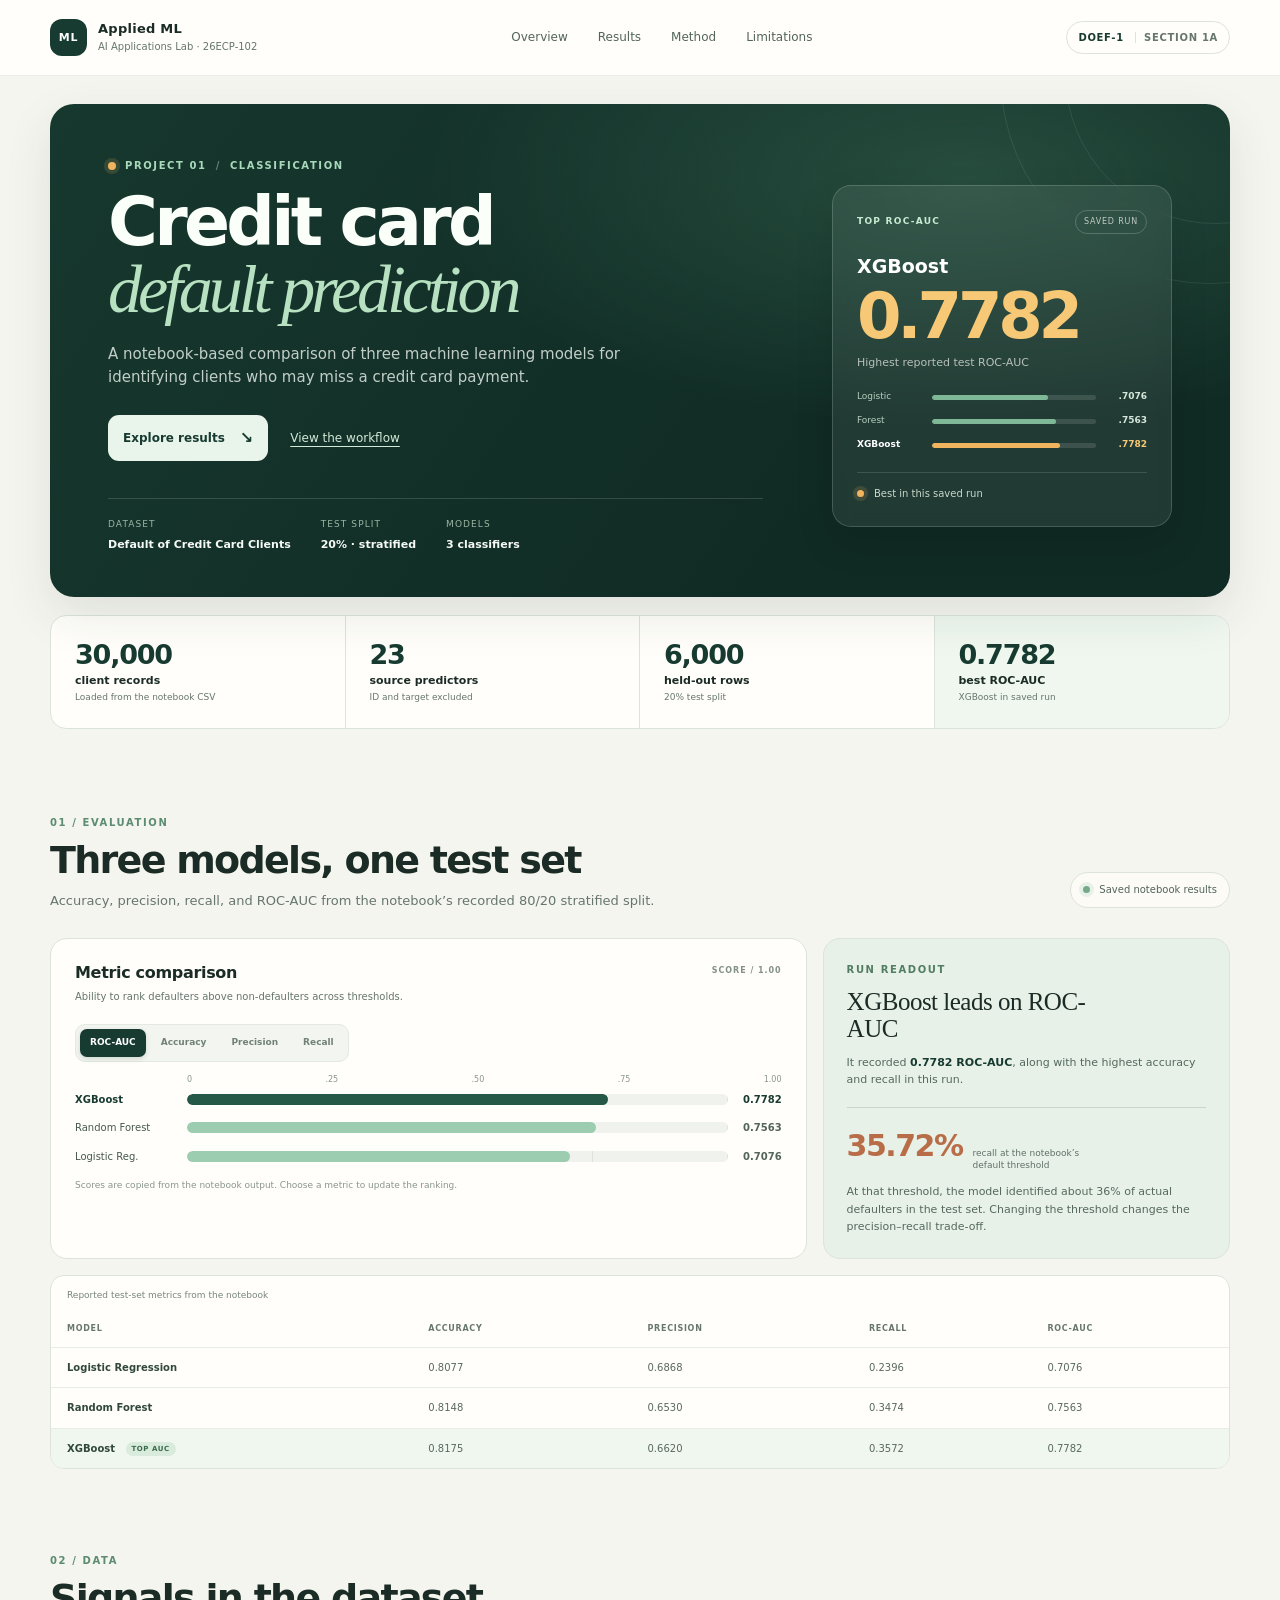
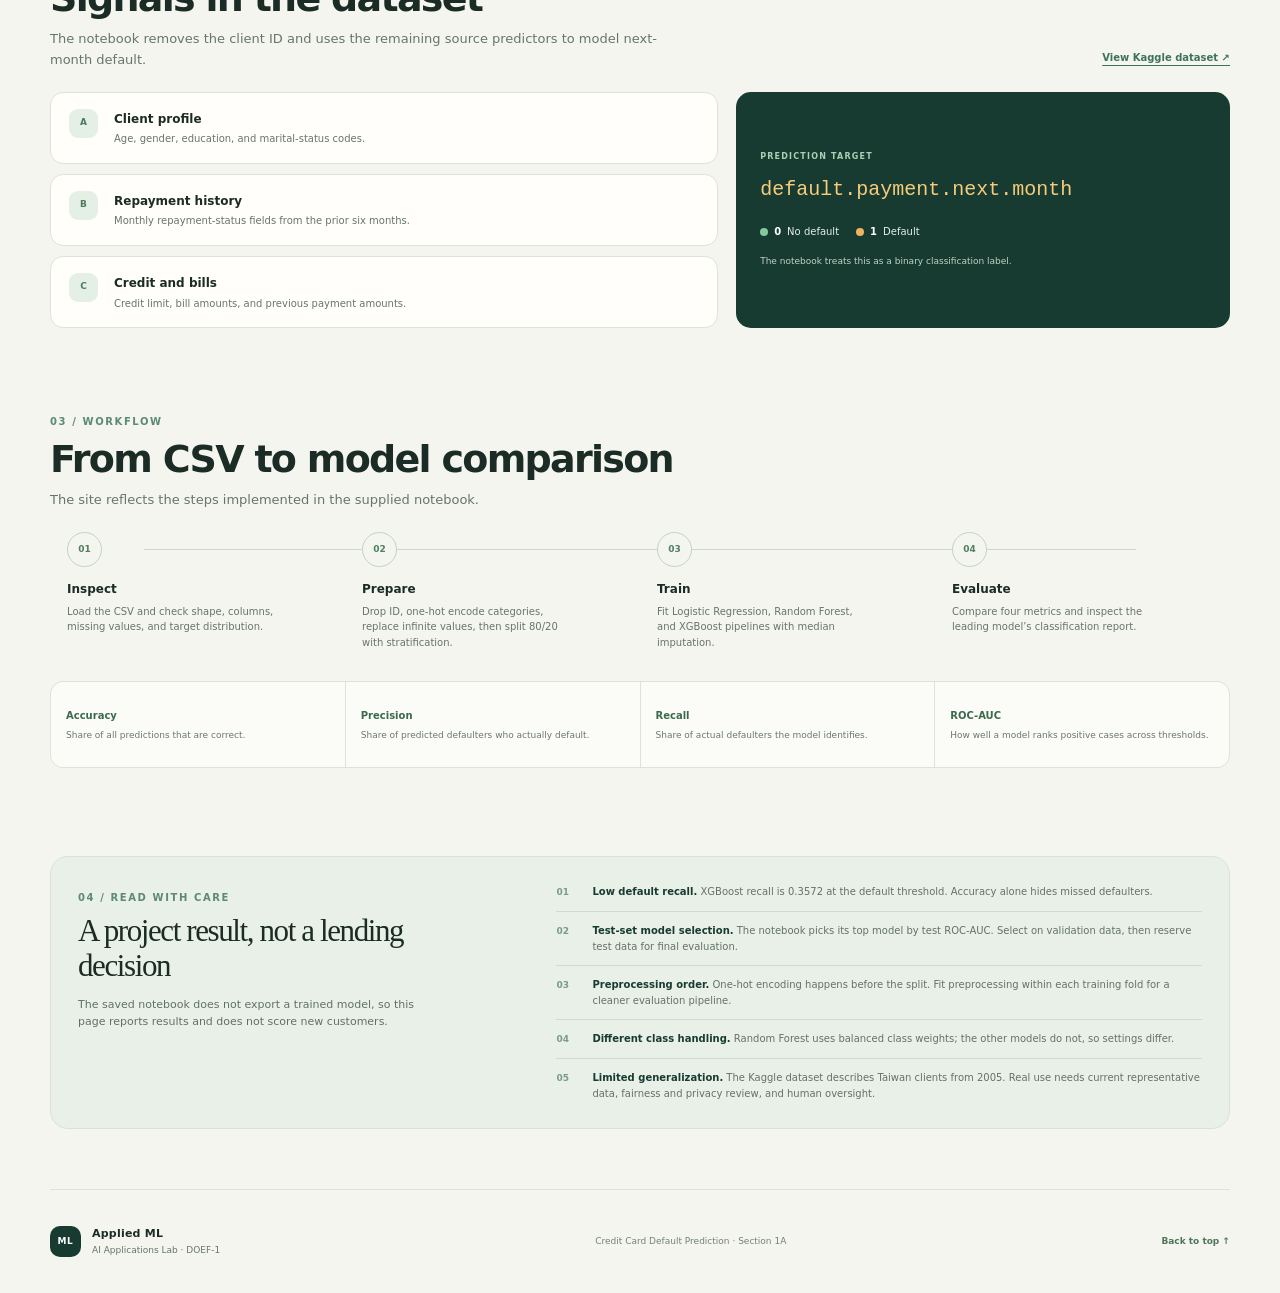
<file: website/index.html>
<!doctype html>
<html lang="en">
<head>
  <meta charset="utf-8">
  <meta name="viewport" content="width=device-width, initial-scale=1">
  <meta name="description" content="Interactive results dashboard for a credit card default classification project.">
  <meta name="theme-color" content="#183b31">
  <title>Credit Card Default Prediction | AI Applications Lab</title>
  <link rel="stylesheet" href="styles.css">
  <script src="app.js" defer></script>
</head>
<body>
  <a class="skip-link" href="#main">Skip to content</a>
  <header class="topbar">
    <a class="brand" href="#top" aria-label="Credit Card Default Prediction home">
      <span class="brand-mark" aria-hidden="true">ML</span>
      <span class="brand-copy"><strong>Applied ML</strong><small>AI Applications Lab · 26ECP-102</small></span>
    </a>
    <nav aria-label="Main navigation"><a href="#overview">Overview</a><a href="#results">Results</a><a href="#method">Method</a><a href="#limits">Limitations</a></nav>
    <span class="project-tag">DOEF-1 <span>SECTION 1A</span></span>
  </header>

  <main id="main">
    <section class="hero page-width" id="top" aria-labelledby="hero-title">
      <div class="hero-copy">
        <p class="eyebrow"><i></i> PROJECT 01 <span>/</span> CLASSIFICATION</p>
        <h1 id="hero-title">Credit card<br><em>default prediction</em></h1>
        <p class="hero-summary">A notebook-based comparison of three machine learning models for identifying clients who may miss a credit card payment.</p>
        <div class="hero-actions"><a class="button button-light" href="#results">Explore results <b>↘</b></a><a class="text-link" href="#method">View the workflow</a></div>
        <div class="hero-meta"><div><span>Dataset</span><strong>Default of Credit Card Clients</strong></div><div><span>Test split</span><strong>20% · stratified</strong></div><div><span>Models</span><strong>3 classifiers</strong></div></div>
      </div>
      <aside class="winner-card" aria-label="Top reported model">
        <div class="winner-card-top"><span class="winner-label">TOP ROC-AUC</span><span class="winner-stamp">SAVED RUN</span></div>
        <div class="winner-model">XGBoost</div><div class="winner-score">0.7782</div>
        <p class="winner-caption">Highest reported test ROC-AUC</p>
        <div class="mini-comparison" aria-hidden="true">
          <div class="mini-row"><span>Logistic</span><span class="mini-track"><i style="width:70.76%"></i></span><b>.7076</b></div>
          <div class="mini-row"><span>Forest</span><span class="mini-track"><i style="width:75.63%"></i></span><b>.7563</b></div>
          <div class="mini-row is-winner"><span>XGBoost</span><span class="mini-track"><i style="width:77.82%"></i></span><b>.7782</b></div>
        </div>
        <div class="winner-foot"><i></i> Best in this saved run</div>
      </aside>
      <div class="hero-orbit orbit-one" aria-hidden="true"></div><div class="hero-orbit orbit-two" aria-hidden="true"></div>
    </section>

    <section class="stats page-width" id="overview" aria-label="Dataset and experiment summary">
      <article class="stat-block"><strong>30,000</strong><span>client records</span><small>Loaded from the notebook CSV</small></article>
      <article class="stat-block"><strong>23</strong><span>source predictors</span><small>ID and target excluded</small></article>
      <article class="stat-block"><strong>6,000</strong><span>held-out rows</span><small>20% test split</small></article>
      <article class="stat-block stat-highlight"><strong>0.7782</strong><span>best ROC-AUC</span><small>XGBoost in saved run</small></article>
    </section>

    <section class="section page-width" id="results" aria-labelledby="results-title">
      <div class="section-heading"><div><p class="section-kicker">01 / EVALUATION</p><h2 id="results-title">Three models, one test set</h2><p class="section-intro">Accuracy, precision, recall, and ROC-AUC from the notebook’s recorded 80/20 stratified split.</p></div><div class="saved-run"><i></i> Saved notebook results</div></div>
      <div class="results-grid">
        <div class="chart-panel">
          <div class="panel-head"><div><h3>Metric comparison</h3><p id="metric-description">Ability to rank defaulters above non-defaulters across thresholds.</p></div><span class="chart-unit">SCORE / 1.00</span></div>
          <div class="metric-switch" role="group" aria-label="Choose a metric">
            <button type="button" data-metric="auc" aria-pressed="true">ROC-AUC</button><button type="button" data-metric="accuracy" aria-pressed="false">Accuracy</button><button type="button" data-metric="precision" aria-pressed="false">Precision</button><button type="button" data-metric="recall" aria-pressed="false">Recall</button>
          </div>
          <div class="chart-scale"><span>0</span><span>.25</span><span>.50</span><span>.75</span><span>1.00</span></div>
          <div id="metric-bars" class="metric-bars" aria-live="polite"></div>
          <p class="chart-footnote">Scores are copied from the notebook output. Choose a metric to update the ranking.</p>
        </div>
        <aside class="insight-panel"><p class="section-kicker">RUN READOUT</p><h3>XGBoost leads on ROC-AUC</h3><p>It recorded <strong>0.7782 ROC-AUC</strong>, along with the highest accuracy and recall in this run.</p><div class="insight-rule"></div><div class="insight-stat"><strong>35.72%</strong><span>recall at the notebook’s default threshold</span></div><p class="insight-note">At that threshold, the model identified about 36% of actual defaulters in the test set. Changing the threshold changes the precision–recall trade-off.</p></aside>
      </div>
      <div class="table-wrap"><table><caption>Reported test-set metrics from the notebook</caption><thead><tr><th scope="col">Model</th><th scope="col">Accuracy</th><th scope="col">Precision</th><th scope="col">Recall</th><th scope="col">ROC-AUC</th></tr></thead><tbody>
        <tr><th scope="row">Logistic Regression</th><td>0.8077</td><td>0.6868</td><td>0.2396</td><td>0.7076</td></tr>
        <tr><th scope="row">Random Forest</th><td>0.8148</td><td>0.6530</td><td>0.3474</td><td>0.7563</td></tr>
        <tr class="best-row"><th scope="row">XGBoost <span class="table-badge">TOP AUC</span></th><td>0.8175</td><td>0.6620</td><td>0.3572</td><td>0.7782</td></tr>
      </tbody></table></div>
    </section>

    <section class="section page-width dataset-section" aria-labelledby="dataset-title">
      <div class="section-heading compact-heading"><div><p class="section-kicker">02 / DATA</p><h2 id="dataset-title">Signals in the dataset</h2><p class="section-intro">The notebook removes the client ID and uses the remaining source predictors to model next-month default.</p></div><a class="source-link" href="https://www.kaggle.com/datasets/uciml/default-of-credit-card-clients-dataset" target="_blank" rel="noreferrer">View Kaggle dataset ↗</a></div>
      <div class="feature-layout"><div class="feature-groups">
        <article class="feature-group"><span>A</span><div><h3>Client profile</h3><p>Age, gender, education, and marital-status codes.</p></div></article>
        <article class="feature-group"><span>B</span><div><h3>Repayment history</h3><p>Monthly repayment-status fields from the prior six months.</p></div></article>
        <article class="feature-group"><span>C</span><div><h3>Credit and bills</h3><p>Credit limit, bill amounts, and previous payment amounts.</p></div></article>
      </div><div class="target-card"><span class="target-overline">PREDICTION TARGET</span><code>default.payment.next.month</code><div class="target-values"><span><i class="no-default"></i><b>0</b> No default</span><span><i class="default"></i><b>1</b> Default</span></div><p>The notebook treats this as a binary classification label.</p></div></div>
    </section>

    <section class="section page-width" id="method" aria-labelledby="method-title">
      <div class="section-heading compact-heading"><div><p class="section-kicker">03 / WORKFLOW</p><h2 id="method-title">From CSV to model comparison</h2><p class="section-intro">The site reflects the steps implemented in the supplied notebook.</p></div></div>
      <ol class="workflow">
        <li><span>01</span><h3>Inspect</h3><p>Load the CSV and check shape, columns, missing values, and target distribution.</p></li>
        <li><span>02</span><h3>Prepare</h3><p>Drop ID, one-hot encode categories, replace infinite values, then split 80/20 with stratification.</p></li>
        <li><span>03</span><h3>Train</h3><p>Fit Logistic Regression, Random Forest, and XGBoost pipelines with median imputation.</p></li>
        <li><span>04</span><h3>Evaluate</h3><p>Compare four metrics and inspect the leading model’s classification report.</p></li>
      </ol>
      <div class="metric-definitions"><div><strong>Accuracy</strong><span>Share of all predictions that are correct.</span></div><div><strong>Precision</strong><span>Share of predicted defaulters who actually default.</span></div><div><strong>Recall</strong><span>Share of actual defaulters the model identifies.</span></div><div><strong>ROC-AUC</strong><span>How well a model ranks positive cases across thresholds.</span></div></div>
    </section>

    <section class="limitations page-width" id="limits" aria-labelledby="limits-title">
      <div class="limits-heading"><p class="section-kicker">04 / READ WITH CARE</p><h2 id="limits-title">A project result, not a lending decision</h2><p>The saved notebook does not export a trained model, so this page reports results and does not score new customers.</p></div>
      <div class="limits-list">
        <article><span>01</span><p><strong>Low default recall.</strong> XGBoost recall is 0.3572 at the default threshold. Accuracy alone hides missed defaulters.</p></article>
        <article><span>02</span><p><strong>Test-set model selection.</strong> The notebook picks its top model by test ROC-AUC. Select on validation data, then reserve test data for final evaluation.</p></article>
        <article><span>03</span><p><strong>Preprocessing order.</strong> One-hot encoding happens before the split. Fit preprocessing within each training fold for a cleaner evaluation pipeline.</p></article>
        <article><span>04</span><p><strong>Different class handling.</strong> Random Forest uses balanced class weights; the other models do not, so settings differ.</p></article>
        <article><span>05</span><p><strong>Limited generalization.</strong> The Kaggle dataset describes Taiwan clients from 2005. Real use needs current representative data, fairness and privacy review, and human oversight.</p></article>
      </div>
    </section>
  </main>
  <footer class="footer page-width"><a class="brand" href="#top"><span class="brand-mark">ML</span><span class="brand-copy"><strong>Applied ML</strong><small>AI Applications Lab · DOEF-1</small></span></a><p>Credit Card Default Prediction · Section 1A</p><a class="back-top" href="#top">Back to top ↑</a></footer>
</body>
</html>
</file>
<file: website/styles.css>
:root{--ink:#1b2b25;--muted:#66756e;--green:#183b31;--green2:#255847;--mint:#c9e6d4;--amber:#f0b45f;--paper:#f5f5ef;--white:#fffefa;--line:#dce3da;--sans:"Segoe UI",Inter,system-ui,-apple-system,BlinkMacSystemFont,sans-serif;--serif:Georgia,"Times New Roman",serif}
*{box-sizing:border-box}html{scroll-behavior:smooth;scroll-padding-top:90px}body{margin:0;background:var(--paper);color:var(--ink);font:15px/1.55 var(--sans)}a{color:inherit}button{font:inherit}.page-width{width:min(1180px,calc(100% - 48px));margin-inline:auto}.skip-link{position:fixed;z-index:20;top:8px;left:8px;padding:10px 14px;transform:translateY(-160%);background:var(--white);border-radius:10px}.skip-link:focus{transform:translateY(0)}
.topbar{height:76px;padding:0 max(24px,calc((100% - 1180px)/2));display:flex;align-items:center;justify-content:space-between;gap:28px;background:var(--white);border-bottom:1px solid rgba(27,43,37,.08)}.brand{display:inline-flex;align-items:center;gap:11px;text-decoration:none;flex:0 0 auto}.brand-mark{width:37px;height:37px;display:grid;place-items:center;border-radius:12px;background:var(--green);color:white;font-size:11px;font-weight:800;letter-spacing:.06em}.brand-copy{display:grid;line-height:1.15;gap:4px}.brand-copy strong{font-size:13px;letter-spacing:.02em}.brand-copy small{color:var(--muted);font-size:10px}.topbar nav{display:flex;align-items:center;gap:30px}.topbar nav a{color:#53655d;font-size:12px;text-decoration:none;transition:color .2s}.topbar nav a:hover,.topbar nav a:focus-visible{color:var(--green)}.project-tag{padding:8px 11px;border:1px solid var(--line);border-radius:99px;color:var(--green);font-size:10px;font-weight:800;letter-spacing:.07em;white-space:nowrap}.project-tag span{margin-left:7px;padding-left:8px;border-left:1px solid var(--line);color:var(--muted);font-weight:600}
.hero{position:relative;isolation:isolate;overflow:hidden;min-height:446px;margin-top:28px;padding:54px 58px 44px;display:grid;grid-template-columns:minmax(0,1.3fr) minmax(300px,.7fr);align-items:center;gap:56px;border-radius:24px;color:white;background:radial-gradient(ellipse at 78% 15%,rgba(81,142,112,.34),transparent 42%),linear-gradient(125deg,#17382e,#102b24 70%);box-shadow:0 18px 48px rgba(28,48,39,.1)}.hero-copy,.winner-card{position:relative;z-index:1}.eyebrow,.section-kicker{margin:0 0 14px;color:#a9d9bb;font-size:10px;font-weight:800;letter-spacing:.16em}.eyebrow{display:flex;align-items:center;gap:9px}.eyebrow i,.saved-run i,.winner-foot i{width:8px;height:8px;display:inline-block;border-radius:50%;background:var(--amber);box-shadow:0 0 0 4px rgba(240,180,95,.15)}.eyebrow span{opacity:.5}.hero h1{margin:0;color:#fbfff9;font-size:clamp(42px,5.5vw,68px);line-height:.99;letter-spacing:-.055em;font-weight:760}.hero h1 em{color:#b8e1c2;font-family:var(--serif);font-weight:500;letter-spacing:-.06em}.hero-summary{max-width:570px;margin:20px 0 0;color:rgba(242,250,244,.78);font-size:15px}.hero-actions{display:flex;align-items:center;gap:22px;margin-top:25px}.button{display:inline-flex;align-items:center;gap:15px;padding:11px 15px;border-radius:11px;font-size:12px;font-weight:750;text-decoration:none;transition:transform .2s}.button:hover{transform:translateY(-2px)}.button-light{background:#e9f5eb;color:var(--green)}.button-light b{font-size:16px}.text-link{color:#d2e9d8;font-size:12px;text-underline-offset:4px}.hero-meta{display:flex;flex-wrap:wrap;gap:22px 30px;margin-top:37px;padding-top:19px;border-top:1px solid rgba(255,255,255,.15)}.hero-meta div{display:grid;gap:4px}.hero-meta span{color:#9bb5a4;font-size:9px;text-transform:uppercase;letter-spacing:.12em}.hero-meta strong{color:#f6faf6;font-size:11px;font-weight:650}.winner-card{max-width:340px;justify-self:end;width:100%;padding:24px;border:1px solid rgba(226,244,230,.18);border-radius:19px;background:rgba(255,255,255,.075);backdrop-filter:blur(8px);box-shadow:0 16px 38px rgba(0,0,0,.12)}.winner-card-top{display:flex;justify-content:space-between;align-items:center}.winner-label{color:#c8ebd1;font-size:9px;font-weight:800;letter-spacing:.14em}.winner-stamp{padding:5px 8px;border:1px solid rgba(255,255,255,.2);border-radius:99px;color:rgba(255,255,255,.7);font-size:8px;letter-spacing:.1em}.winner-model{margin-top:18px;color:white;font-size:19px;font-weight:700}.winner-score{margin-top:1px;color:#f7c875;font-size:clamp(48px,5vw,66px);font-weight:740;letter-spacing:-.065em;line-height:1.06;font-variant-numeric:tabular-nums}.winner-caption{margin:4px 0 19px;color:rgba(255,255,255,.67);font-size:11px}.mini-comparison{display:grid;gap:10px}.mini-row{display:grid;grid-template-columns:66px 1fr 42px;align-items:center;gap:9px;color:#b9cfc0;font-size:9px}.mini-row b{color:#d8e8dc;font-variant-numeric:tabular-nums;font-size:9px;text-align:right}.mini-track{height:5px;overflow:hidden;border-radius:10px;background:rgba(255,255,255,.12)}.mini-track i{height:100%;display:block;border-radius:inherit;background:#7eb897}.mini-row.is-winner{color:white;font-weight:700}.mini-row.is-winner .mini-track i{background:var(--amber)}.mini-row.is-winner b{color:#f7c875}.winner-foot{display:flex;align-items:center;gap:10px;margin-top:20px;padding-top:13px;border-top:1px solid rgba(255,255,255,.13);color:#c8d9cc;font-size:10px}.winner-foot i{width:7px;height:7px}.hero-orbit{position:absolute;z-index:0;border:1px solid rgba(194,228,202,.1);border-radius:50%;pointer-events:none}.orbit-one{width:420px;height:420px;right:-190px;top:-240px}.orbit-two{width:300px;height:300px;right:-135px;top:-180px}
.stats{display:grid;grid-template-columns:repeat(4,1fr);margin-top:18px;overflow:hidden;border:1px solid var(--line);border-radius:16px;background:var(--white)}.stat-block{min-height:112px;padding:20px 24px;display:grid;align-content:center;gap:2px;border-right:1px solid var(--line)}.stat-block:last-child{border:0}.stat-block strong{color:var(--green);font-size:27px;font-weight:760;letter-spacing:-.045em;font-variant-numeric:tabular-nums;line-height:1.15}.stat-block span{color:var(--ink);font-size:11px;font-weight:760}.stat-block small{color:var(--muted);font-size:9px}.stat-highlight{background:#eff7ef}.section{padding-top:86px}.section-heading{display:flex;align-items:end;justify-content:space-between;gap:24px;margin-bottom:26px}.section-kicker{margin-bottom:8px;color:#5b8b70}.section-heading h2,.limits-heading h2{margin:0;color:var(--ink);font-size:clamp(27px,3vw,38px);line-height:1.12;letter-spacing:-.045em}.section-intro{max-width:630px;margin:10px 0 0;color:var(--muted);font-size:13px}.saved-run{display:flex;align-items:center;gap:9px;margin-bottom:4px;padding:9px 12px;border:1px solid var(--line);border-radius:99px;background:rgba(255,254,250,.7);color:#52645a;font-size:10px;white-space:nowrap}.saved-run i{width:7px;height:7px;background:#76a987;box-shadow:0 0 0 4px #e7f1e9}
.results-grid{display:grid;grid-template-columns:minmax(0,1.3fr) minmax(250px,.7fr);gap:16px}.chart-panel,.insight-panel{border:1px solid var(--line);border-radius:17px;background:var(--white)}.chart-panel{padding:22px 24px 18px}.panel-head{display:flex;justify-content:space-between;gap:16px;align-items:start}.panel-head h3,.insight-panel h3{margin:0;font-size:16px;letter-spacing:-.02em}.panel-head p{min-height:17px;margin:4px 0 0;color:var(--muted);font-size:10px}.chart-unit{padding-top:4px;color:#839087;font-size:8px;font-weight:700;letter-spacing:.12em;white-space:nowrap}.metric-switch{display:flex;gap:5px;margin:18px 0 12px;padding:4px;width:fit-content;border:1px solid #e4e9e1;border-radius:10px;background:#f3f5f0}.metric-switch button{padding:7px 10px;border:0;border-radius:7px;background:transparent;color:#718078;cursor:pointer;font-size:9px;font-weight:700;transition:background .15s,color .15s}.metric-switch button[aria-pressed=true]{background:var(--green);color:white;box-shadow:0 2px 5px rgba(24,59,49,.15)}.metric-switch button:focus-visible,a:focus-visible{outline:3px solid rgba(240,180,95,.8);outline-offset:3px}.chart-scale{display:flex;justify-content:space-between;padding:0 0 5px 112px;color:#8a958e;font-size:8px;font-variant-numeric:tabular-nums}.metric-bars{display:grid;gap:13px}.metric-row{display:grid;grid-template-columns:104px minmax(0,1fr) 46px;align-items:center;gap:8px}.metric-name{color:#46584e;font-size:10px}.metric-row.is-top .metric-name{color:var(--green);font-weight:800}.metric-track{position:relative;height:11px;overflow:hidden;border-radius:99px;background:repeating-linear-gradient(to right,transparent 0 calc(25% - 1px),rgba(99,119,105,.13) calc(25% - 1px) 25%),#f0f2ed}.metric-fill{display:block;height:100%;border-radius:inherit;background:#9ccdb0;transition:width .5s cubic-bezier(.2,.7,.2,1)}.metric-row.is-top .metric-fill{background:var(--green2)}.metric-value{color:#53645a;text-align:right;font-size:10px;font-weight:750;font-variant-numeric:tabular-nums}.metric-row.is-top .metric-value{color:var(--green)}.chart-footnote{margin:15px 0 0;color:#8a958e;font-size:9px}.insight-panel{padding:23px;background:#e7f1e8}.insight-panel .section-kicker{color:#527c63}.insight-panel h3{margin-top:11px;max-width:240px;font-family:var(--serif);font-size:25px;font-weight:500;line-height:1.08}.insight-panel>p:not(.section-kicker){margin:12px 0 0;color:#55685d;font-size:11px}.insight-panel strong{color:var(--green)}.insight-rule{height:1px;margin:19px 0 15px;background:rgba(24,59,49,.15)}.insight-stat{display:flex;align-items:baseline;gap:10px}.insight-stat strong{color:#b86d48;font-size:30px;letter-spacing:-.05em;font-variant-numeric:tabular-nums}.insight-stat span{max-width:135px;color:#617168;font-size:9px;line-height:1.35}.insight-panel .insight-note{margin-top:7px;font-size:9px}.table-wrap{margin-top:16px;overflow-x:auto;border:1px solid var(--line);border-radius:14px;background:var(--white)}table{width:100%;border-collapse:collapse;text-align:left;font-size:10px}caption{padding:13px 16px 8px;color:#77857d;text-align:left;font-size:9px}th,td{padding:12px 16px;border-bottom:1px solid #e8ece6;white-space:nowrap}thead th{color:#67776e;font-size:8px;font-weight:800;letter-spacing:.09em;text-transform:uppercase}tbody th{color:#31483b;font-weight:700}tbody td{color:#596960;font-variant-numeric:tabular-nums}tbody tr:last-child th,tbody tr:last-child td{border-bottom:0}.best-row{background:#f0f7ef}.table-badge{margin-left:7px;padding:3px 6px;border-radius:99px;background:#d8ebdc;color:#3a6b4b;font-size:7px;letter-spacing:.08em;vertical-align:1px}
.dataset-section{padding-top:84px}.compact-heading{margin-bottom:22px}.source-link{margin-bottom:4px;color:#3d7457;font-size:10px;font-weight:750;text-underline-offset:4px;white-space:nowrap}.feature-layout{display:grid;grid-template-columns:1.15fr .85fr;gap:18px}.feature-groups{display:grid;gap:10px}.feature-group{display:flex;align-items:start;gap:16px;padding:16px 18px;border:1px solid var(--line);border-radius:13px;background:var(--white)}.feature-group>span{width:29px;height:29px;display:grid;place-items:center;flex:0 0 auto;border-radius:9px;background:#e4efe5;color:#4d7a5c;font-size:9px;font-weight:800}.feature-group h3{margin:1px 0 3px;font-size:12px}.feature-group p{margin:0;color:var(--muted);font-size:10px}.target-card{display:flex;flex-direction:column;justify-content:center;padding:24px;border-radius:15px;background:var(--green);color:white}.target-overline{color:#a7d2b3;font-size:8px;font-weight:800;letter-spacing:.15em}.target-card code{margin-top:11px;color:#f6cc7a;font-family:ui-monospace,SFMono-Regular,Consolas,monospace;font-size:clamp(14px,2vw,20px);overflow-wrap:anywhere}.target-values{display:flex;flex-wrap:wrap;gap:17px;margin-top:19px}.target-values span{display:inline-flex;align-items:center;gap:6px;color:#e3eee6;font-size:10px}.target-values b{color:white}.target-values i{width:8px;height:8px;display:inline-block;border-radius:50%}.no-default{background:#84c99d}.default{background:#f0b45f}.target-card p{margin:15px 0 0;color:#bfd3c4;font-size:9px}
.workflow{position:relative;display:grid;grid-template-columns:repeat(4,1fr);gap:0;margin:0;padding:0;list-style:none}.workflow:before{content:"";position:absolute;top:17px;left:8%;right:8%;height:1px;background:#cad8ce}.workflow li{position:relative;z-index:1;padding:0 17px 5px}.workflow li>span{width:35px;height:35px;display:grid;place-items:center;border:1px solid #bfd4c5;border-radius:50%;background:var(--paper);color:#4f8060;font-size:9px;font-weight:800}.workflow li h3{margin:13px 0 5px;font-size:12px}.workflow li p{max-width:210px;margin:0;color:var(--muted);font-size:10px}.metric-definitions{display:grid;grid-template-columns:repeat(4,1fr);gap:1px;margin-top:26px;border:1px solid var(--line);border-radius:13px;overflow:hidden;background:var(--line)}.metric-definitions div{min-height:85px;display:grid;align-content:center;gap:5px;padding:15px;background:#fbfcf8}.metric-definitions strong{color:#3c694c;font-size:10px}.metric-definitions span{color:#6a776f;font-size:9px;line-height:1.4}
.limitations{display:grid;grid-template-columns:.8fr 1.2fr;gap:48px;padding:27px;margin:88px auto 0;border:1px solid #d8e2d9;border-radius:18px;background:#e9f0e8}.limits-heading{padding:6px 0}.limits-heading h2{max-width:330px;font-family:var(--serif);font-size:31px;font-weight:500}.limits-heading p:last-child{max-width:350px;margin:13px 0 0;color:#617067;font-size:11px}.limits-list{display:grid}.limits-list article{display:grid;grid-template-columns:27px 1fr;gap:9px;padding:11px 0;border-bottom:1px solid rgba(24,59,49,.12)}.limits-list article:first-child{padding-top:0}.limits-list article:last-child{padding-bottom:0;border:0}.limits-list article>span{padding-top:2px;color:#7b9b83;font-size:9px;font-weight:800}.limits-list p{margin:0;color:#637168;font-size:10px}.limits-list strong{color:var(--green)}.footer{min-height:104px;display:flex;align-items:center;justify-content:space-between;gap:18px;margin-top:60px;border-top:1px solid var(--line)}.footer .brand-mark{width:31px;height:31px;border-radius:10px;font-size:9px}.footer .brand-copy strong{font-size:11px}.footer .brand-copy small{font-size:9px}.footer p,.back-top{margin:0;color:#728078;font-size:9px}.back-top{color:#4e7659;font-weight:700;text-decoration:none}
@media(max-width:900px){.hero{grid-template-columns:minmax(0,1.1fr) minmax(250px,.8fr);gap:28px;padding:42px 38px}.hero-meta{gap:18px}.results-grid{grid-template-columns:1fr}.insight-panel{display:grid;grid-template-columns:1fr 1fr;column-gap:24px;align-items:start}.insight-panel .section-kicker,.insight-panel h3,.insight-panel>p:first-of-type,.insight-rule{grid-column:1}.insight-rule{width:100%}.insight-stat,.insight-panel .insight-note{grid-column:2}.insight-stat{grid-row:2}.insight-panel .insight-note{grid-row:3/span 2;align-self:start}.limitations{gap:26px}}
@media(max-width:680px){.page-width{width:min(calc(100% - 30px),520px)}.topbar{height:auto;min-height:68px;padding:12px 15px;gap:10px;flex-wrap:wrap}.topbar nav{order:3;width:100%;justify-content:space-between;gap:10px;padding:6px 2px 2px}.topbar nav a{font-size:10px}.project-tag{margin-left:auto;font-size:8px}.hero{min-height:auto;grid-template-columns:1fr;gap:27px;margin-top:15px;padding:31px 23px 24px;border-radius:18px}.hero h1{font-size:clamp(42px,12vw,58px)}.hero-summary{font-size:13px}.hero-meta{display:grid;grid-template-columns:1fr 1fr;gap:14px 10px;margin-top:24px}.hero-meta strong{font-size:10px}.winner-card{justify-self:stretch;max-width:none;padding:19px}.winner-score{font-size:55px}.stats{grid-template-columns:1fr 1fr;margin-top:12px;border-radius:13px}.stat-block{min-height:91px;padding:14px 15px;border-bottom:1px solid var(--line)}.stat-block:nth-child(2){border-right:0}.stat-block:nth-child(3),.stat-block:nth-child(4){border-bottom:0}.stat-block strong{font-size:23px}.section,.dataset-section{padding-top:62px}.section-heading{align-items:start;flex-direction:column;gap:12px;margin-bottom:18px}.section-heading h2,.limits-heading h2{font-size:29px}.section-intro{font-size:11px}.saved-run{align-self:flex-start}.chart-panel{padding:17px 14px 15px}.panel-head{gap:7px}.panel-head h3{font-size:14px}.chart-unit{font-size:7px}.metric-switch{width:100%;display:grid;grid-template-columns:repeat(4,1fr)}.metric-switch button{padding:7px 2px;font-size:8px}.chart-scale{padding-left:82px;font-size:7px}.metric-row{grid-template-columns:75px minmax(0,1fr) 39px;gap:6px}.metric-name,.metric-value{font-size:9px}.insight-panel{display:block;padding:18px}.insight-panel h3{max-width:none;font-size:23px}.insight-rule{margin:15px 0 11px}.table-wrap{margin-top:12px}th,td{padding:10px 11px}.feature-layout{grid-template-columns:1fr}.source-link{align-self:flex-start}.workflow{grid-template-columns:1fr 1fr;row-gap:24px}.workflow:before{display:none}.workflow li{padding:0 8px}.workflow li p{font-size:9px}.metric-definitions{grid-template-columns:1fr 1fr;margin-top:22px}.metric-definitions div{min-height:75px}.limitations{grid-template-columns:1fr;gap:20px;padding:21px 17px;margin-top:64px;border-radius:15px}.limits-heading h2{max-width:none}.limits-heading p:last-child{font-size:10px}.footer{min-height:94px;flex-wrap:wrap;justify-content:space-between;padding:18px 0;margin-top:42px}.footer p{order:3;width:100%}}
@media(prefers-reduced-motion:reduce){html{scroll-behavior:auto}*,*:before,*:after{transition-duration:.01ms!important;animation-duration:.01ms!important}}
</file>
